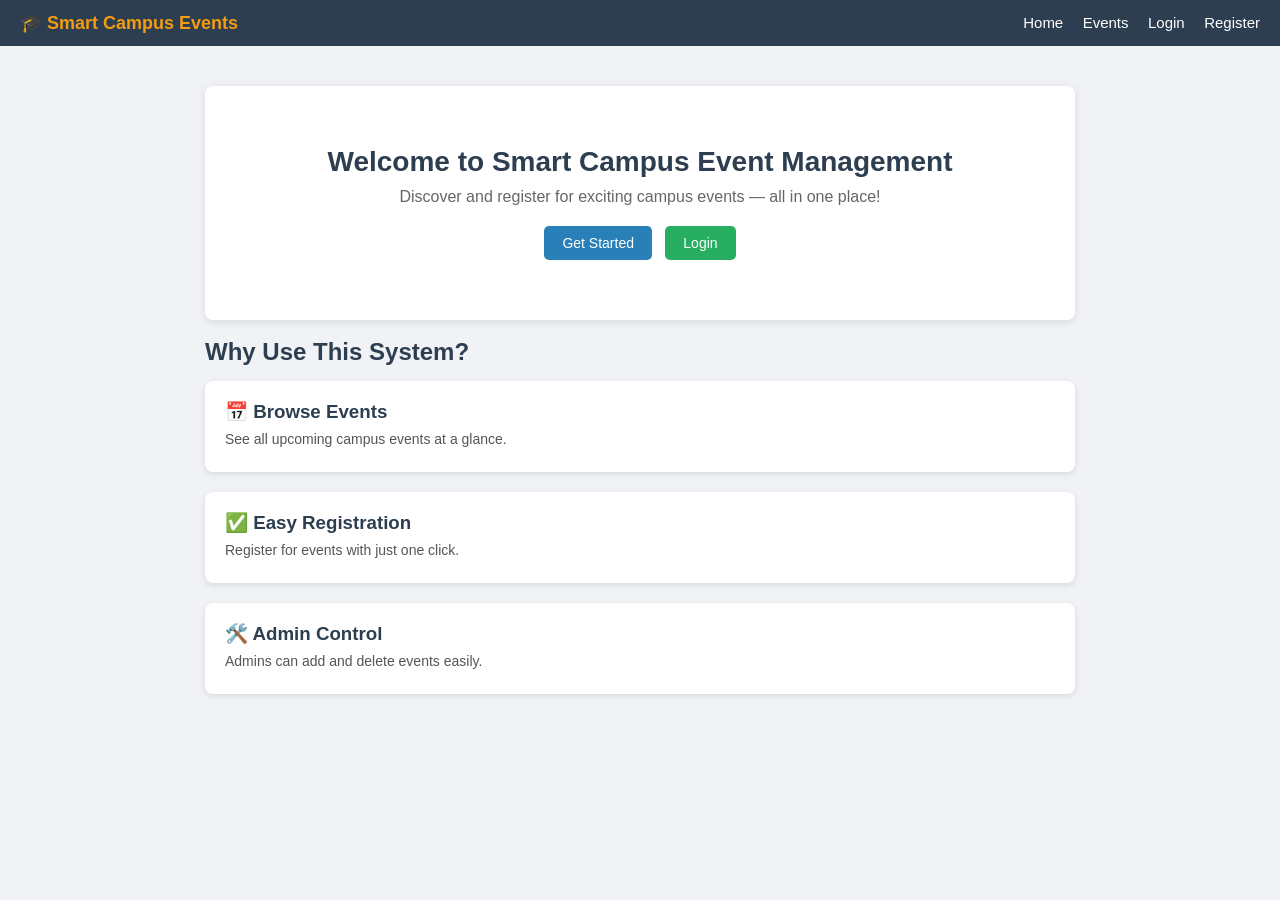
<file: templates/index.html>
<!DOCTYPE html>
<html lang="en">
<head>
    <meta charset="UTF-8">
    <title>Smart Campus Event Management</title>
    <link rel="stylesheet" href="/static/style.css">
</head>
<body>

<nav>
    <span class="brand">🎓 Smart Campus Events</span>
    <div>
        <a href="/">Home</a>
        <a href="/events">Events</a>
        <a href="/login">Login</a>
        <a href="/register">Register</a>
    </div>
</nav>

<div class="container">
    <div class="hero">
        <h1>Welcome to Smart Campus Event Management</h1>
        <p>Discover and register for exciting campus events — all in one place!</p>
        <a href="/register" class="btn btn-primary">Get Started</a>
        &nbsp;
        <a href="/login" class="btn btn-success">Login</a>
    </div>

    <br>
    <h2>Why Use This System?</h2>
    <div class="card">
        <h3>📅 Browse Events</h3>
        <p>See all upcoming campus events at a glance.</p>
    </div>
    <div class="card">
        <h3>✅ Easy Registration</h3>
        <p>Register for events with just one click.</p>
    </div>
    <div class="card">
        <h3>🛠️ Admin Control</h3>
        <p>Admins can add and delete events easily.</p>
    </div>
</div>

</body>
</html>
</file>
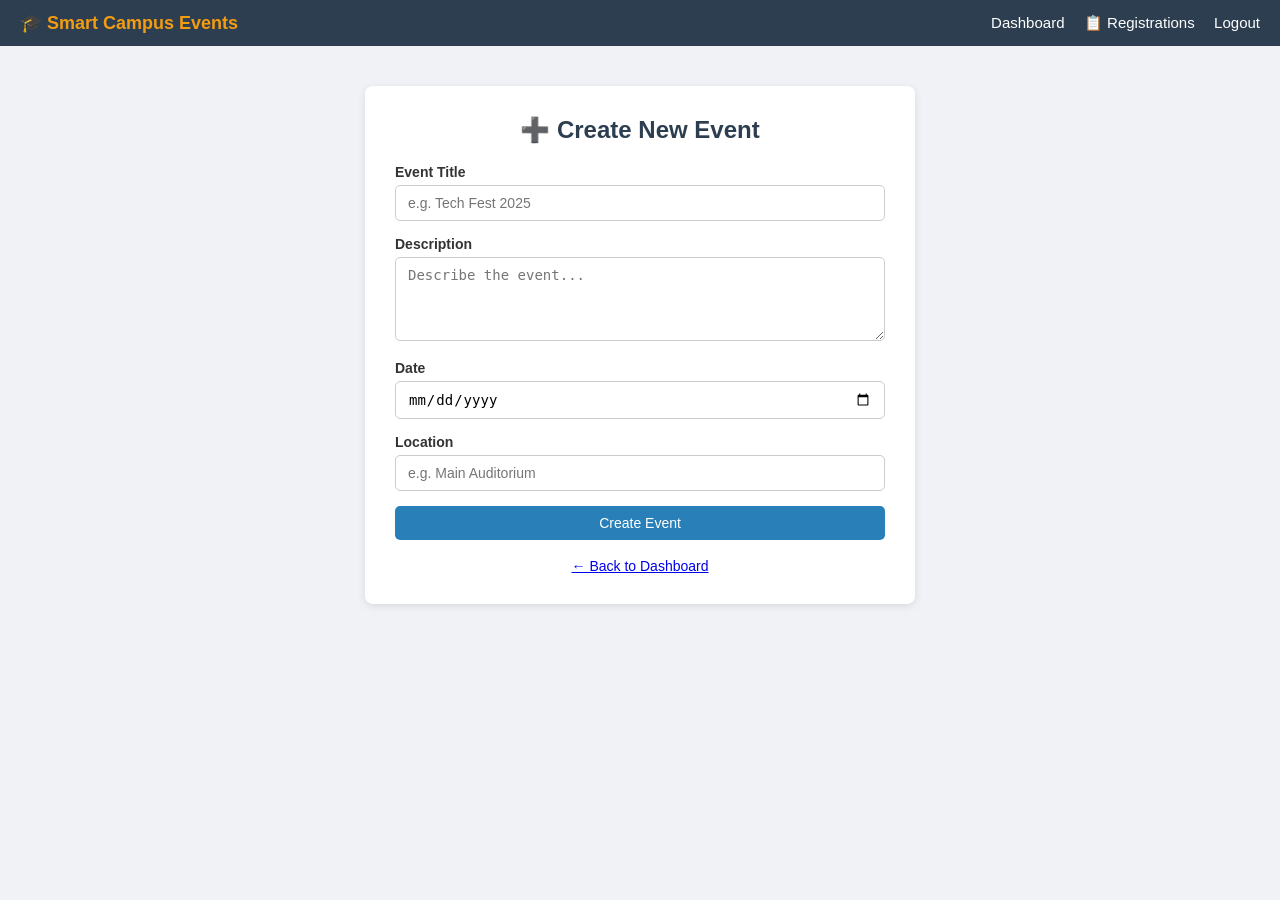
<file: templates/create_event.html>
<!DOCTYPE html>
<html lang="en">
<head>
    <meta charset="UTF-8">
    <title>Create Event - Smart Campus Events</title>
    <link rel="stylesheet" href="/static/style.css">
</head>
<body>

<nav>
    <span class="brand">🎓 Smart Campus Events</span>
    <div>
        <a href="/dashboard">Dashboard</a>
        <a href="/admin/registrations">📋 Registrations</a>
        <a href="/logout">Logout</a>
    </div>
</nav>

<div class="form-box" style="max-width:550px;">
    <h2>➕ Create New Event</h2>

    <form method="post" action="/create-event">
        <label>Event Title</label>
        <input type="text" name="title" placeholder="e.g. Tech Fest 2025" required>

        <label>Description</label>
        <textarea name="description" rows="4" placeholder="Describe the event..."></textarea>

        <label>Date</label>
        <input type="date" name="date" required>

        <label>Location</label>
        <input type="text" name="location" placeholder="e.g. Main Auditorium">

        <button type="submit" class="btn btn-primary" style="width:100%">Create Event</button>
    </form>

    <br>
    <p style="text-align:center; font-size:14px;">
        <a href="/dashboard">← Back to Dashboard</a>
    </p>
</div>

</body>
</html>
</file>
<file: static/style.css>
/* ── General Reset ── */
* {
    margin: 0;
    padding: 0;
    box-sizing: border-box;
}

body {
    font-family: Arial, sans-serif;
    background-color: #f0f2f5;
    color: #333;
}

/* ── Navigation Bar ── */
nav {
    background-color: #2c3e50;
    padding: 12px 20px;
    display: flex;
    justify-content: space-between;
    align-items: center;
}

nav a {
    color: white;
    text-decoration: none;
    margin-left: 15px;
    font-size: 15px;
}

nav a:hover {
    text-decoration: underline;
}

nav .brand {
    font-size: 18px;
    font-weight: bold;
    color: #f39c12;
}

/* ── Container ── */
.container {
    max-width: 900px;
    margin: 30px auto;
    padding: 0 15px;
}

/* ── Cards ── */
.card {
    background-color: white;
    border-radius: 8px;
    padding: 20px;
    margin-bottom: 20px;
    box-shadow: 0 2px 6px rgba(0,0,0,0.1);
}

.card h3 {
    color: #2c3e50;
    margin-bottom: 8px;
}

.card p {
    font-size: 14px;
    color: #555;
    margin-bottom: 5px;
}

/* ── Forms ── */
.form-box {
    background: white;
    padding: 30px;
    border-radius: 8px;
    max-width: 450px;
    margin: 40px auto;
    box-shadow: 0 2px 8px rgba(0,0,0,0.1);
}

.form-box h2 {
    margin-bottom: 20px;
    color: #2c3e50;
    text-align: center;
}

.form-box label {
    display: block;
    margin-bottom: 5px;
    font-weight: bold;
    font-size: 14px;
}

.form-box input,
.form-box textarea,
.form-box select {
    width: 100%;
    padding: 9px 12px;
    margin-bottom: 15px;
    border: 1px solid #ccc;
    border-radius: 5px;
    font-size: 14px;
}

.form-box input:focus,
.form-box textarea:focus {
    border-color: #2980b9;
    outline: none;
}

/* ── Buttons ── */
.btn {
    display: inline-block;
    padding: 9px 18px;
    border: none;
    border-radius: 5px;
    cursor: pointer;
    font-size: 14px;
    text-decoration: none;
}

.btn-primary {
    background-color: #2980b9;
    color: white;
}

.btn-primary:hover {
    background-color: #1f6391;
}

.btn-success {
    background-color: #27ae60;
    color: white;
}

.btn-success:hover {
    background-color: #1e8449;
}

.btn-danger {
    background-color: #e74c3c;
    color: white;
}

.btn-danger:hover {
    background-color: #c0392b;
}

.btn-warning {
    background-color: #f39c12;
    color: white;
}

.btn-warning:hover {
    background-color: #d68910;
}

/* ── Page Heading ── */
h1 {
    color: #2c3e50;
    margin-bottom: 20px;
}

h2 {
    color: #2c3e50;
    margin-bottom: 15px;
}

/* ── Error Message ── */
.error {
    background-color: #fdecea;
    color: #c0392b;
    padding: 10px;
    border-radius: 5px;
    margin-bottom: 15px;
    font-size: 14px;
    text-align: center;
}

/* ── Success Message ── */
.success {
    background-color: #eafaf1;
    color: #1e8449;
    padding: 10px;
    border-radius: 5px;
    margin-bottom: 15px;
    font-size: 14px;
    text-align: center;
}

/* ── Table ── */
table {
    width: 100%;
    border-collapse: collapse;
    background: white;
    border-radius: 8px;
    overflow: hidden;
    box-shadow: 0 2px 6px rgba(0,0,0,0.1);
}

th, td {
    padding: 12px 15px;
    text-align: left;
    border-bottom: 1px solid #eee;
    font-size: 14px;
}

th {
    background-color: #2c3e50;
    color: white;
}

tr:hover {
    background-color: #f9f9f9;
}

/* ── Hero Section (index page) ── */
.hero {
    text-align: center;
    padding: 60px 20px;
    background: white;
    border-radius: 8px;
    box-shadow: 0 2px 8px rgba(0,0,0,0.1);
    margin-top: 40px;
}

.hero h1 {
    font-size: 28px;
    margin-bottom: 10px;
}

.hero p {
    font-size: 16px;
    color: #666;
    margin-bottom: 20px;
}

/* ── Badge ── */
.badge {
    display: inline-block;
    padding: 3px 10px;
    border-radius: 12px;
    font-size: 12px;
    font-weight: bold;
}

.badge-admin {
    background-color: #f39c12;
    color: white;
}

.badge-student {
    background-color: #2980b9;
    color: white;
}

/* ── Already Registered Tag ── */
.registered-tag {
    color: #27ae60;
    font-weight: bold;
    font-size: 13px;
}
</file>
